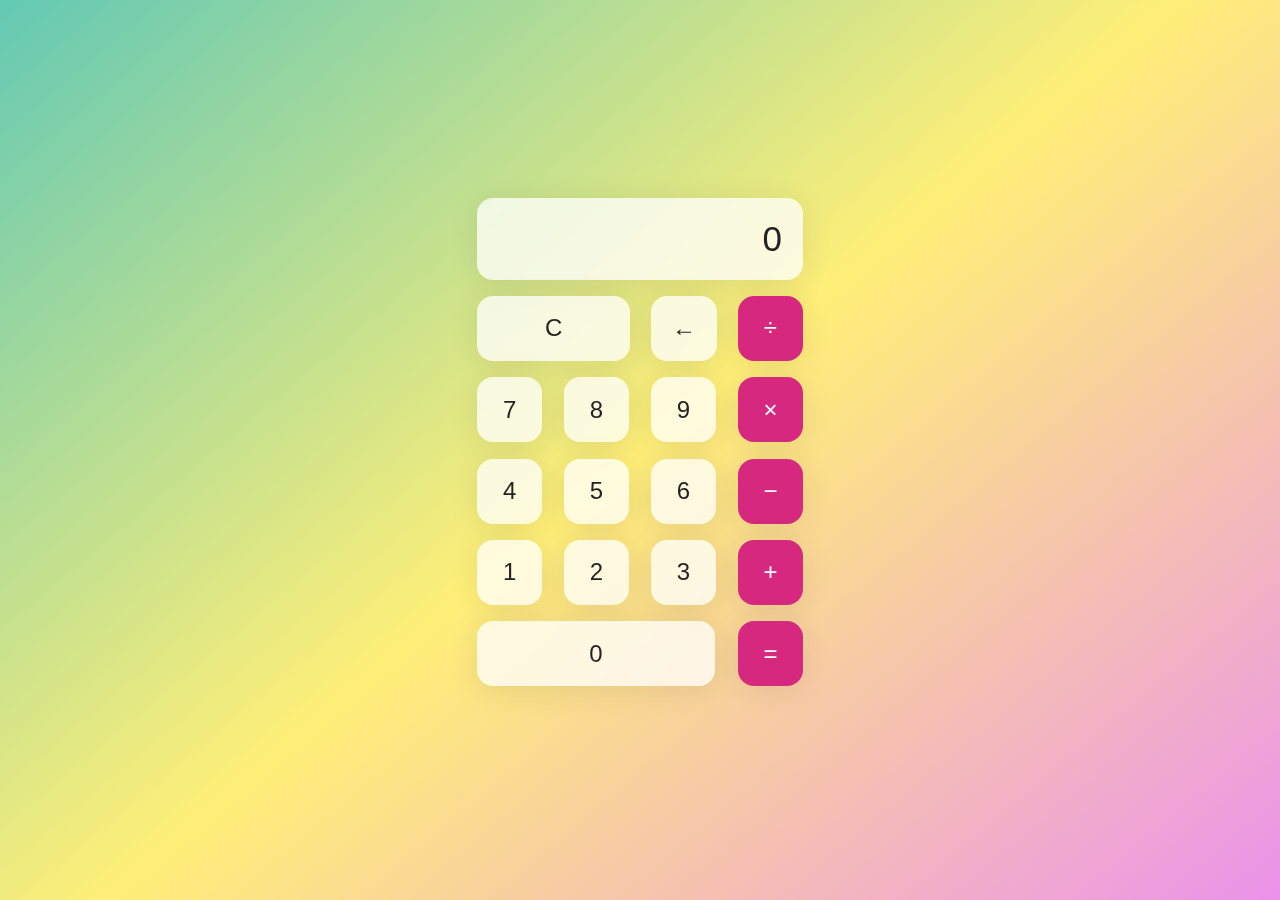
<file: index.html>
<!DOCTYPE html>
<html lang="en">
<head>
    <meta charset="UTF-8">
    <meta name="viewport" content="width=device-width, initial-scale=1.0">
    <link rel="stylesheet" href="style.css">

    <title>calculater | VISHAL </title>
</head>
<body>
    <div class="warpper">
        <section class="screen">
            0
        </section>
        <section class="calc-buttons">
            <div class="calc-button-row">
                <button class="calc-button double">
                    C
                </button>
                 <button class="calc-button">
                  &larr;
                 </button>

                <button class="calc-button">
                    &divide;
                </button>
            </div>

            <div class="calc-button-row">
                <button class="calc-button">
                    7
                </button>
                <button class="calc-button">
                    8
                </button>
                <button class="calc-button">
                    9
                </button>
                <button class="calc-button">
                    &times;
                </button>
            </div>
            <div class="calc-button-row">
                <button class="calc-button">
                    4
                </button>
                <button class="calc-button">
                    5
                </button>
                <button class="calc-button">
                    6
                </button>
                <button class="calc-button">
                    &minus;
                </button>

            </div>
             
            <div class="calc-button-row">
                <button class="calc-button">
                    1
                </button>
                <button class="calc-button">
                    2
                </button>
                <button class="calc-button">
                    3
                </button>
                <button class="calc-button">
                    &plus;
                </button>
            </div>
            <div class="calc-button-row">
                <button class="calc-button triple">
                    0
                </button>
                <button class="calc-button">
                    &equals;
                </button>

            </div>
        </section>
    </div>
    <script src="omg.js" ></script> 
    </body>
    
</html>
</file>
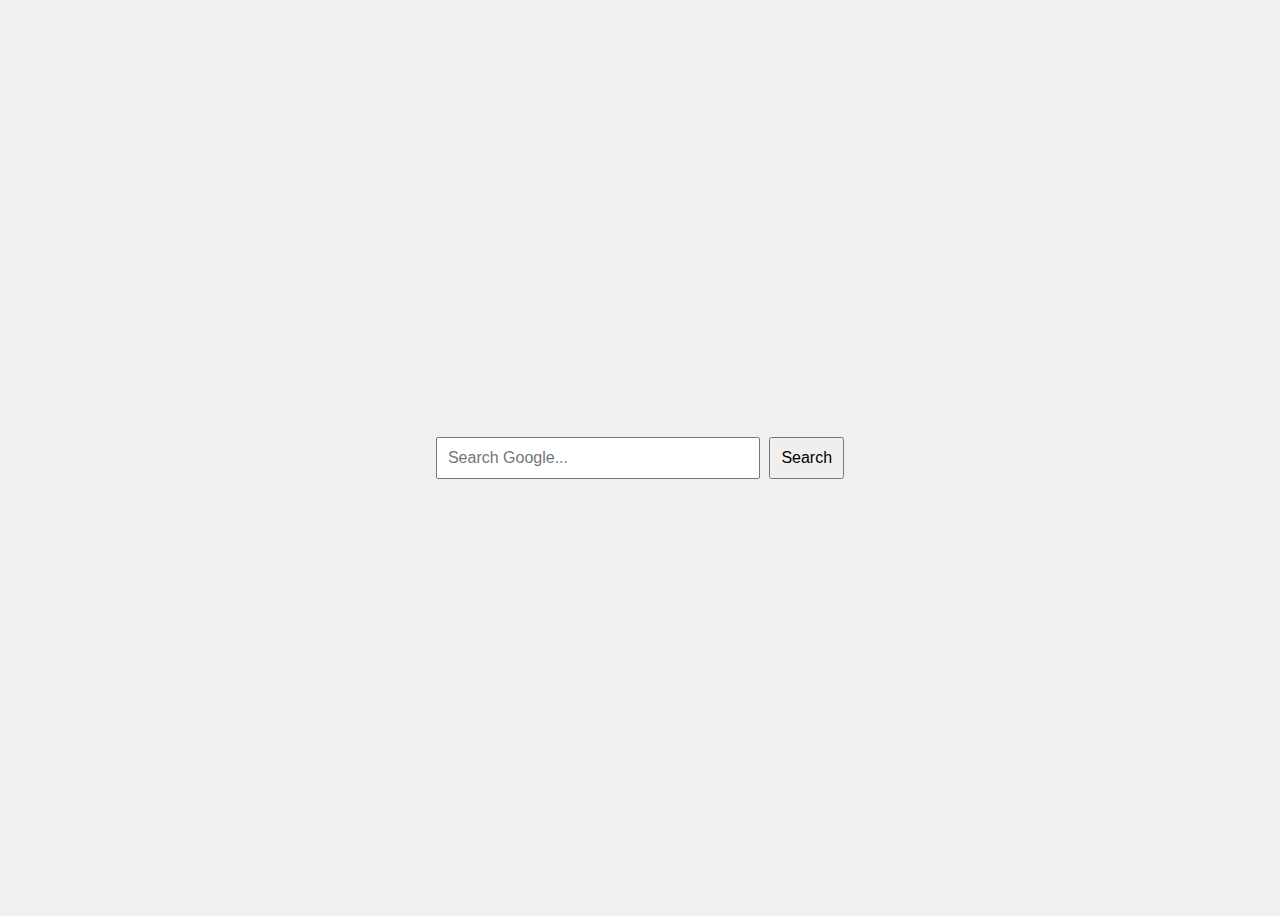
<file: .vscode/xyz.html>
<!DOCTYPE html>
<html lang="en">
<head>
    <meta charset="UTF-8">
    <meta name="viewport" content="width=device-width, initial-scale=1.0">
    <title>Google Search</title>
    <link rel="stylesheet" href="xyz.css">
</head>
<body>
    <div class="search-container">
        <input type="text" id="search" placeholder="Search Google...">
        <button onclick="searchGoogle()">Search</button>
    </div>

    <script src="xyz.js"></script>
</body>
</html>
</file>
<file: style.css>
html{
    box-sizing: border-box;
    height: 100%;

}
*,
*::before,
*::after{
    box-sizing: inherit;
    margin: 0;
    padding: 0;

}
body{

    align-items: center;
    background: linear-gradient(320deg,#eb92eb,#ffef78,#63c9b4);
    display: flex;
    font-family: 'Dosis',sans-serif;
    font-display: swap;
    height: inherit;
    justify-content: center;

}

.wrapper{
    backdrop-filter: blur(5.5px);
    -webkit-backdrop-filter: blur(5.5px);
    background: rgba(255, 255, 255, 0.75);
    border: 1px solid rgba(255,255,255,0.01);
    border-radius:  16px;
    box-shadow: 0 4px 30px rgba(35,35,35,0.1);
    color: #232323;
    backdrop-filter: blur(4px);
    -webkit-backdrop-filter: blur(4px);
    background: rgba(255,255,255,0.30);
    border: 1px solid rgba(255,255,255,0.34);
    flex-basis: 400px;
    height: 540px;
    padding: 20px 35px;

}

.screen{
    backdrop-filter: blur(5.5px);
    -webkit-backdrop-filter: blur(5.5px);
    background: rgba(255,  255,  255,  0.75);
    border: 1px solid rgba(255,  255,  255,  0.01);
    border-radius: 16px;
    box-shadow: 0 4px 30px rgba(35,  35, 35, 0.1);
    color: #232323;
    font-size: 35px;
    overflow: auto;
    padding: 20px;
    text-align: right;
    width: 326px;

}

.calc-button-row{
    display: flex;
    justify-content: space-between;
    margin: 5% 0;
}

.calc-button{
    backdrop-filter: blur(5.5px);
    -webkit-backdrop-filter: blur(5.5px);
    background: rgba(255,  255,  255,  0.75);
    border: 1px solid rgba(255,255,255,0.01);
    border-radius: 16px;
    box-shadow: 0 4px 30px rgba(35,  35, 35, 0.1);
    color: #232323;
    flex-basis: 20%;
    font-family: inherit;
    font-size: 24px;
    height: 65px;         
}

.calc-button:last-child{
    backdrop-filter: blur(5.5px);
    -webkit-backdrop-filter: blur(5.5px);
    background: rgba(255,  255,  255,  0.75);
    border: 1px solid rgba(255,255,255,0.01);
    border-radius: 16px;
    box-shadow: 0 4px 30px rgba(35,  35, 35, 0.1);
    color: #fff;
    background: #d72880;
}


.calc-button:last-child:hover{
    background-color: inherit;
    color:inherit;
}

.calc-button:hover{
    background-color: inherit;
}

.double{
    flex-basis: 47%;
}

.triple{
    flex-basis: 73%;
}
</file>
<file: .vscode/xyz.css>
body {
    font-family: Arial, sans-serif;
    display: flex;
    justify-content: center;
    align-items: center;
    height: 100vh;
    background-color: #f0f0f0;
}

.search-container {
    text-align: center;
}

#search {
    padding: 10px;
    width: 300px;
    font-size: 16px;
}

button {
    padding: 10px;
    font-size: 16px;
    margin-left: 5px;
    cursor: pointer;
}
</file>
